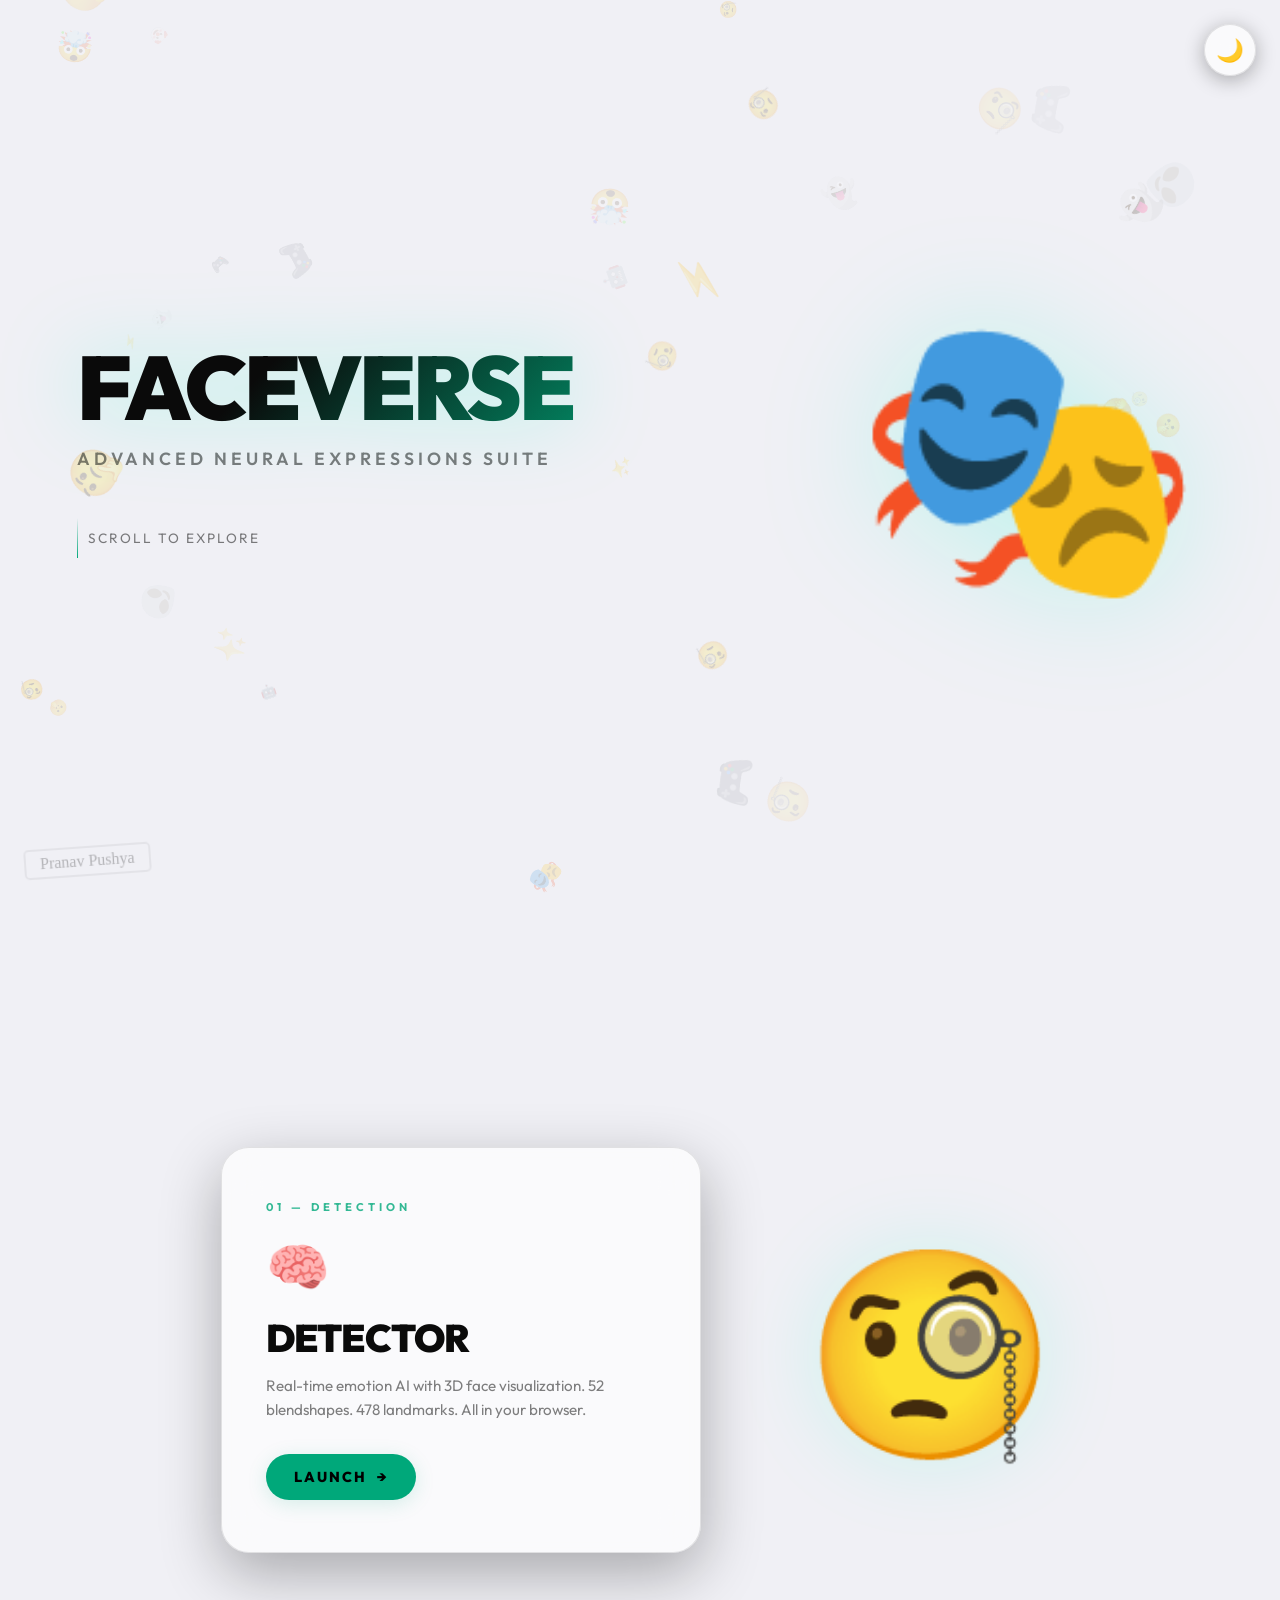
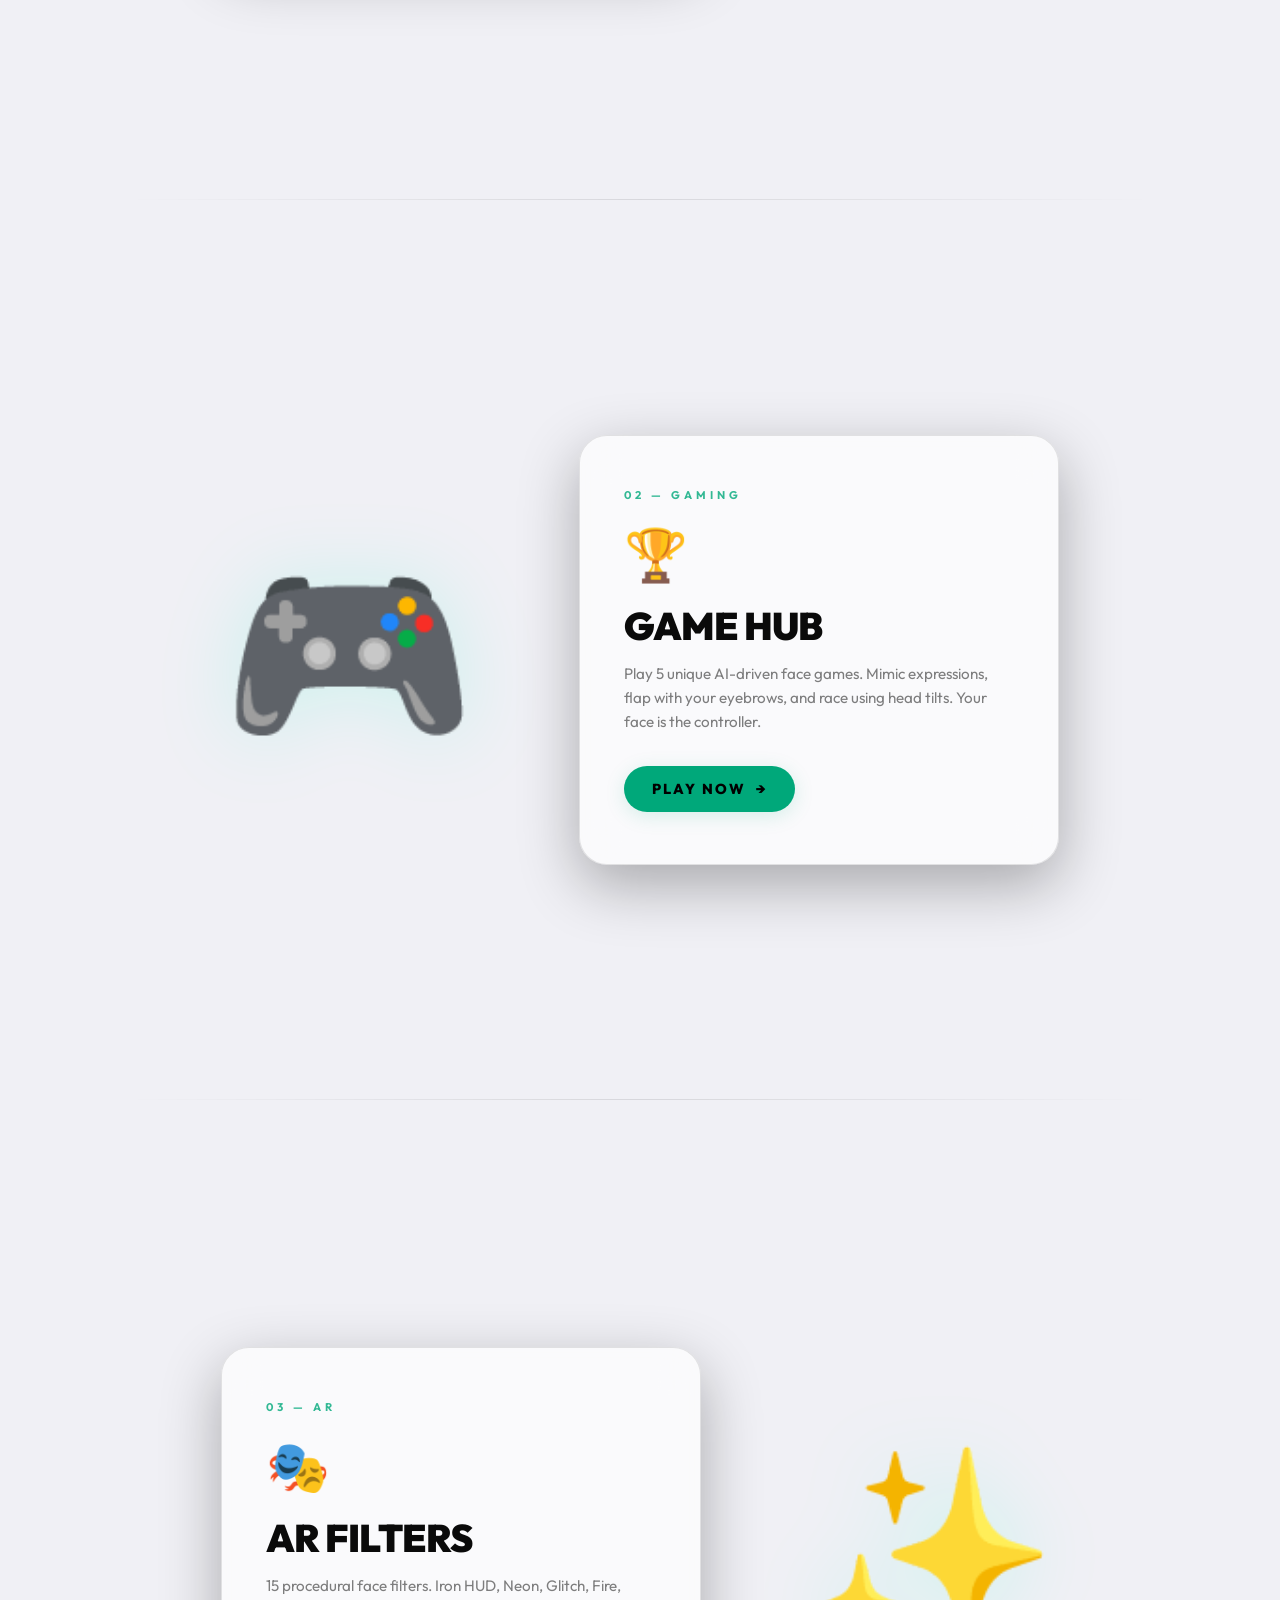
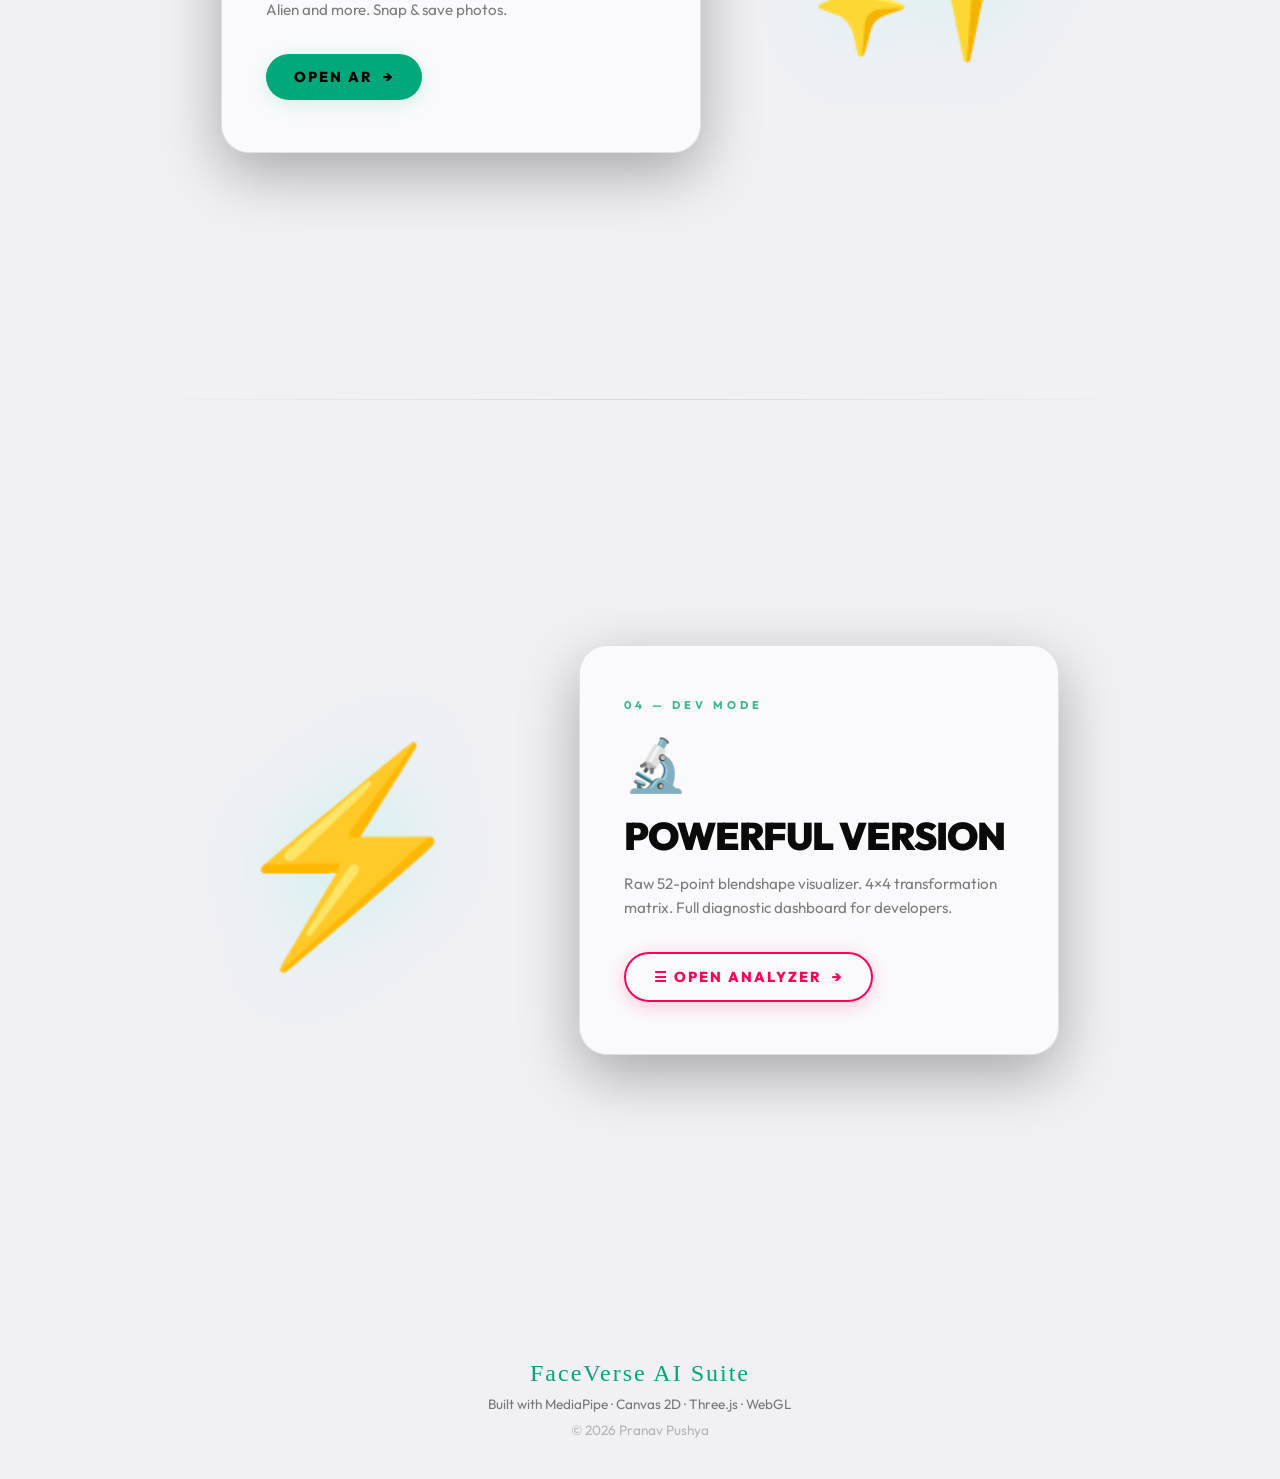
<file: index.html>
<!DOCTYPE html>
<html lang="en">
<!--
    ╔══════════════════════════════════════════════════════════════════╗
    ║  FaceVerse — Scroll-Based Homepage                             ║
    ║                                                                ║
    ║  ARCHITECTURE OVERVIEW:                                        ║
    ║  • 5 full-screen sections stacked vertically (scroll layout)   ║
    ║  • Section 0 = Hero (title + animated emoji)                   ║
    ║  • Sections 1-4 = Feature cards that animate in on scroll      ║
    ║  • Fixed background <canvas> with floating emoji particles     ║
    ║  • Fixed progress bar at top shows scroll position             ║
    ║  • Theme toggle (dark/light) synced via main.js setTheme()     ║
    ║                                                                ║
    ║  KEY TECHNOLOGIES:                                             ║
    ║  • CSS custom properties (--var) for theming                   ║
    ║  • IntersectionObserver API for scroll-triggered animations    ║
    ║  • CSS 3D transforms (perspective, rotateX/Y) for card tilt    ║
    ║  • Canvas 2D API for background particle system                ║
    ║  • clamp() for fluid responsive typography                     ║
    ╚══════════════════════════════════════════════════════════════════╝
-->

<head>
    <meta charset="UTF-8">
    <!-- Makes the page scale properly on mobile devices -->
    <meta name="viewport" content="width=device-width, initial-scale=1.0">
    <title>FaceVerse - Neural AI Suite</title>

    <!-- Inline SVG favicon — renders the 🎭 emoji as the browser tab icon
         so we don't need an external .ico file -->
    <link rel="icon"
        href="data:image/svg+xml,<svg xmlns=%22http://www.w3.org/2000/svg%22 viewBox=%220 0 100 100%22><text y=%22.9em%22 font-size=%2290%22>🎭</text></svg>">

    <!-- Google Fonts: preconnect speeds up the font download
         • Outfit — main UI font (weights 300, 700, 900)
         • Permanent Marker — handwritten style for the author stamp -->
    <link rel="preconnect" href="https://fonts.googleapis.com">
    <link rel="preconnect" href="https://fonts.gstatic.com" crossorigin>
    <link href="https://fonts.googleapis.com/css2?family=Outfit:wght@300;700;900&family=Permanent+Marker&display=swap"
        rel="stylesheet">

    <style>
        /*
         * ─── RESET & BASE ─────────────────────────────────────────
         * Remove all default browser margins/padding so every element
         * starts from a clean slate. border-box makes width/height
         * include padding+border, which simplifies layout math.
         */
        *,
        *::before,
        *::after {
            box-sizing: border-box;
            margin: 0;
            padding: 0;
        }

        /*
         * ─── CSS CUSTOM PROPERTIES (Design Tokens) ─────────────────
         * :root = the <html> element. Variables defined here are
         * available everywhere via var(--name).
         *
         * WHY: Changing theme only requires swapping these 7 values.
         * --bg        → page background color
         * --text      → primary text color
         * --sub       → secondary/muted text (descriptions, hints)
         * --accent    → brand highlight color (buttons, glows, links)
         * --card-bg   → translucent card background
         * --card-br   → card border color
         * --card-glow → glow color used in box-shadows on hover
         */
        :root {
            --bg: #000000;
            --text: #ffffff;
            --sub: rgba(255, 255, 255, 0.55);
            --accent: #00ffcc;
            --card-bg: rgba(255, 255, 255, 0.04);
            --card-br: rgba(255, 255, 255, 0.12);
            --card-glow: rgba(0, 255, 204, 0.18);
        }

        /*
         * LIGHT THEME OVERRIDES
         * When <html data-theme="light"> is set (by main.js setTheme()),
         * these values replace the dark defaults above.
         * The accent shifts from bright cyan to a deeper green for
         * better contrast on light backgrounds.
         */
        [data-theme="light"] {
            --bg: #f0f0f5;
            --text: #0a0a0a;
            --sub: rgba(0, 0, 0, 0.5);
            --accent: #00a87a;
            --card-bg: rgba(255, 255, 255, 0.65);
            --card-br: rgba(0, 0, 0, 0.1);
            --card-glow: rgba(0, 168, 122, 0.15);
        }

        /* Enable smooth animated scrolling when clicking anchor links */
        html {
            scroll-behavior: smooth;
        }

        body {
            background: var(--bg);
            color: var(--text);
            font-family: 'Outfit', sans-serif;
            overflow-x: hidden;
            /* Prevent horizontal scroll */
            overflow-y: auto;
            /* Allow vertical scrolling  */
            transition: background 0.4s, color 0.4s;
            /* Smooth theme switch */
        }

        /*
         * ─── BACKGROUND CANVAS ─────────────────────────────────
         * A <canvas> element fixed behind all content.
         * JavaScript draws floating emoji particles on it.
         * position:fixed keeps it pinned while user scrolls.
         * pointer-events:none makes it click-through so users
         * can interact with content above it.
         */
        #bg-canvas {
            position: fixed;
            inset: 0;
            /* Shorthand: top/right/bottom/left = 0 */
            z-index: 0;
            pointer-events: none;
            opacity: 5;
        }

        /*
         * ─── THEME TOGGLE BUTTON ───────────────────────────────
         * Fixed circle in top-right corner. Always visible.
         * backdrop-filter:blur creates a frosted-glass effect.
         * z-index:1000 ensures it floats above everything.
         * On hover: rotates slightly + scales up + glows.
         */
        #theme-btn {
            position: fixed;
            top: 24px;
            right: 24px;
            z-index: 1000;
            width: 52px;
            height: 52px;
            border-radius: 50%;
            /* Makes it a circle */
            border: 1.5px solid var(--card-br);
            background: var(--card-bg);
            backdrop-filter: blur(16px);
            /* Frosted glass */
            cursor: pointer;
            font-size: 1.4rem;
            display: flex;
            align-items: center;
            justify-content: center;
            transition: 0.3s;
            box-shadow: 0 4px 20px rgba(0, 0, 0, 0.3);
        }

        #theme-btn:hover {
            border-color: var(--accent);
            box-shadow: 0 0 20px var(--card-glow);
            transform: rotate(20deg) scale(1.1);
            /* Playful spin on hover */
        }

        /*
         * ─── SCROLL PROGRESS BAR ──────────────────────────────
         * Thin glowing bar at the very top of the viewport.
         * Width starts at 0% and is updated by JavaScript
         * on every scroll event to reflect how far the user
         * has scrolled through the page (0% → 100%).
         */
        #progress-bar {
            position: fixed;
            top: 0;
            left: 0;
            height: 3px;
            background: linear-gradient(90deg, var(--accent), #00ffaa);
            z-index: 999;
            width: 0%;
            /* JS updates this */
            transition: width 0.1s;
            /* Smooth width changes */
            box-shadow: 0 0 8px var(--accent);
            /* Neon glow effect */
        }

        /* ─── SECTIONS ──────────────────────────────────────────── */
        .section {
            position: relative;
            z-index: 10;
            min-height: 100vh;
            width: 100%;
            display: flex;
            align-items: center;
            justify-content: center;
            overflow: hidden;
            padding: 0 6vw;
        }

        /* Alternating section subtle bg tint */
        .section:nth-child(even) {
            background: rgba(255, 255, 255, 0.015);
        }

        /* ─── HERO SECTION ──────────────────────────────────────── */
        #hero {
            flex-direction: row;
            justify-content: space-between;
            gap: 4vw;
        }

        .hero-left {
            flex: 1;
            max-width: 630px;
        }

        .hero-left h1 {
            font-size: clamp(3.5rem, 7vw, 7rem);
            font-weight: 900;
            line-height: 1;
            letter-spacing: -3px;
            text-transform: uppercase;
            background: linear-gradient(135deg, var(--text) 30%, var(--accent));
            -webkit-background-clip: text;
            -webkit-text-fill-color: transparent;
            filter: drop-shadow(0 0 40px rgba(0, 255, 204, 0.25));
        }

        .hero-left p {
            font-size: clamp(0.85rem, 1.5vw, 1.1rem);
            color: var(--sub);
            letter-spacing: 4px;
            text-transform: uppercase;
            font-weight: 600;
            margin-top: 16px;
        }

        .hero-left .scroll-hint {
            margin-top: 48px;
            display: flex;
            align-items: center;
            gap: 10px;
            color: var(--sub);
            font-size: 0.85rem;
            letter-spacing: 2px;
            text-transform: uppercase;
            animation: bounceY 2s infinite;
        }

        .hero-left .scroll-hint::before {
            content: '';
            display: block;
            width: 1px;
            height: 40px;
            background: linear-gradient(to bottom, transparent, var(--accent));
        }

        @keyframes bounceY {

            0%,
            100% {
                transform: translateY(0);
            }

            50% {
                transform: translateY(8px);
            }
        }

        .hero-right {
            flex: 0 0 auto;
            display: flex;
            align-items: center;
            justify-content: center;
        }

        .hero-emoji {
            font-size: clamp(10rem, 22vw, 18rem);
            filter: drop-shadow(0 0 60px rgba(0, 255, 204, 0.2));
            animation: float 6s ease-in-out infinite, spinSlow 20s linear infinite;
            user-select: none;
            line-height: 1;
        }

        @keyframes float {

            0%,
            100% {
                transform: translateY(0) rotate(0deg);
            }

            33% {
                transform: translateY(-20px) rotate(3deg);
            }

            66% {
                transform: translateY(10px) rotate(-2deg);
            }
        }

        @keyframes spinSlow {
            from {
                filter: drop-shadow(0 0 60px rgba(0, 255, 204, 0.2)) hue-rotate(0deg);
            }

            to {
                filter: drop-shadow(0 0 60px rgba(0, 255, 204, 0.2)) hue-rotate(360deg);
            }
        }

        /* ─── FEATURE SECTIONS ──────────────────────────────────── */
        .feature-section {
            flex-direction: row;
            gap: 8vw;
            padding: 80px 8vw;
        }

        /* emoji-right layout: emoji on right, card on left */
        .feature-section.emoji-right {
            flex-direction: row-reverse;
        }

        /* BIG FEATURE EMOJI ─────────────────────────────────────── */
        .feat-emoji-wrap {
            flex: 0 0 auto;
            display: flex;
            align-items: center;
            justify-content: center;
            /* Start hidden — JS will animate in */
            opacity: 0;
            transition: opacity 0.7s ease, transform 0.7s cubic-bezier(0.23, 1, 0.32, 1);
        }

        /* From-right entry */
        .feat-emoji-wrap.from-right {
            transform: translateX(180px) scale(0.7) rotate(15deg);
        }

        /* From-left entry */
        .feat-emoji-wrap.from-left {
            transform: translateX(-180px) scale(0.7) rotate(-15deg);
        }

        /* Visible state */
        .feat-emoji-wrap.visible {
            opacity: 1;
            transform: translateX(0) scale(1) rotate(0deg);
        }

        .feat-emoji {
            font-size: clamp(7rem, 16vw, 14rem);
            filter: drop-shadow(0 0 40px rgba(0, 255, 204, 0.15));
            user-select: none;
            animation: floatSlow 5s ease-in-out infinite;
            display: block;
        }

        @keyframes floatSlow {

            0%,
            100% {
                transform: translateY(0);
            }

            50% {
                transform: translateY(-14px);
            }
        }

        /* ─── 3D CARD BUTTON ────────────────────────────────────── */
        .card-wrap {
            flex: 1;
            max-width: 480px;
            perspective: 900px;
            opacity: 0;
            transform: translateY(50px);
            transition: opacity 0.8s ease 0.2s, transform 0.8s cubic-bezier(0.23, 1, 0.32, 1) 0.2s;
        }

        .card-wrap.visible {
            opacity: 1;
            transform: translateY(0);
        }

        .feat-card {
            background: var(--card-bg);
            border: 1px solid var(--card-br);
            border-radius: 28px;
            padding: 52px 44px;
            backdrop-filter: blur(20px);
            -webkit-backdrop-filter: blur(20px);
            cursor: pointer;
            position: relative;
            overflow: hidden;
            transform-style: preserve-3d;
            transition: transform 0.2s ease, box-shadow 0.3s ease;
            box-shadow:
                0 20px 60px rgba(0, 0, 0, 0.3),
                inset 0 1px 0 rgba(255, 255, 255, 0.08);
        }

        /* Shimmer top edge */
        .feat-card::before {
            content: '';
            position: absolute;
            top: 0;
            left: -60%;
            width: 40%;
            height: 100%;
            background: linear-gradient(105deg,
                    transparent 40%,
                    rgba(255, 255, 255, 0.06) 50%,
                    transparent 60%);
            transform: skewX(-15deg);
            transition: left 0.6s ease;
            pointer-events: none;
        }

        .feat-card:hover::before {
            left: 120%;
        }

        /* Corner accent */
        .feat-card::after {
            content: '';
            position: absolute;
            top: 0;
            left: 0;
            right: 0;
            height: 1px;
            background: linear-gradient(90deg, transparent, var(--accent), transparent);
            opacity: 0;
            transition: opacity 0.3s;
        }

        .feat-card:hover::after {
            opacity: 1;
        }

        .feat-card:hover {
            transform: rotateX(4deg) rotateY(-4deg) translateZ(12px);
            box-shadow:
                0 30px 80px rgba(0, 0, 0, 0.4),
                0 0 40px var(--card-glow),
                inset 0 1px 0 rgba(255, 255, 255, 0.1);
            border-color: var(--accent);
        }

        /* Card number label */
        .card-num {
            font-size: 0.7rem;
            font-weight: 700;
            letter-spacing: 4px;
            text-transform: uppercase;
            color: var(--accent);
            margin-bottom: 20px;
            opacity: 0.8;
        }

        .card-icon-label {
            font-size: 3.2rem;
            margin-bottom: 16px;
            display: block;
            transition: transform 0.3s;
        }

        .feat-card:hover .card-icon-label {
            transform: scale(1.15) rotate(5deg);
        }

        .card-title {
            font-size: clamp(1.8rem, 3vw, 2.6rem);
            font-weight: 900;
            text-transform: uppercase;
            color: var(--text);
            letter-spacing: -1px;
            margin-bottom: 12px;
        }

        .card-desc {
            font-size: 0.95rem;
            color: var(--sub);
            line-height: 1.6;
            margin-bottom: 32px;
        }

        /* CTA Button */
        .card-cta {
            display: inline-flex;
            align-items: center;
            gap: 10px;
            padding: 14px 28px;
            background: var(--accent);
            color: #000;
            font-weight: 800;
            font-size: 0.9rem;
            letter-spacing: 2px;
            text-transform: uppercase;
            border-radius: 50px;
            border: none;
            cursor: pointer;
            transition: 0.25s;
            font-family: 'Outfit', sans-serif;
            box-shadow: 0 4px 20px var(--card-glow);
        }

        .card-cta:hover {
            transform: translateY(-3px);
            box-shadow: 0 8px 30px var(--card-glow);
            filter: brightness(1.1);
        }

        .card-cta .arrow {
            display: inline-block;
            transition: transform 0.2s;
        }

        .card-cta:hover .arrow {
            transform: translateX(5px);
        }

        /* Special style for Powerful Version */
        .card-cta.danger {
            background: transparent;
            color: #ff0055;
            border: 2px solid #ff0055;
            box-shadow: 0 4px 20px rgba(255, 0, 85, 0.2);
        }

        .card-cta.danger:hover {
            background: #ff0055;
            color: #fff;
            box-shadow: 0 8px 30px rgba(255, 0, 85, 0.4);
        }

        /* Section divider line */
        .sect-divider {
            position: absolute;
            bottom: 0;
            left: 10%;
            width: 80%;
            height: 1px;
            background: linear-gradient(90deg, transparent, var(--card-br), transparent);
        }

        /* ─── AUTHOR STAMP ──────────────────────────────────────── */
        .author-stamp {
            position: fixed;
            bottom: 24px;
            left: 24px;
            z-index: 100;
            font-family: 'Permanent Marker', cursive;
            color: var(--sub);
            font-size: 1rem;
            transform: rotate(-4deg);
            border: 2px solid var(--card-br);
            padding: 4px 14px;
            border-radius: 5px;
            pointer-events: none;
            opacity: 0.5;
        }

        /* ─── RESPONSIVE ────────────────────────────────────────── */
        @media (max-width: 768px) {
            #hero {
                flex-direction: column;
                text-align: center;
                padding: 80px 6vw 40px;
            }

            .hero-right {
                order: -1;
            }

            .hero-emoji {
                font-size: clamp(6rem, 40vw, 10rem);
            }

            .feature-section,
            .feature-section.emoji-right {
                flex-direction: column !important;
                text-align: center;
                padding: 60px 6vw;
                gap: 30px;
            }

            .feat-emoji {
                font-size: clamp(5rem, 30vw, 8rem);
            }

            .card-wrap {
                max-width: 100%;
            }
        }
        /* ─── FOOTER ────────────────────────────────────────────── */
        .footer {
            text-align: center;
            padding: 60px 20px 40px;
            color: var(--sub);
            font-size: 0.85rem;
            position: relative;
            z-index: 10;
        }
        .footer-brand {
            font-family: 'Bangers', cursive;
            font-size: 1.5rem;
            color: var(--accent);
            letter-spacing: 2px;
            margin-bottom: 8px;
        }
    </style>
</head>

<body>

    <!-- Progress bar -->
    <div id="progress-bar"></div>

    <!-- Theme toggle -->
    <button id="theme-btn" onclick="toggleTheme()" title="Toggle theme">🌙</button>

    <!-- Background canvas -->
    <canvas id="bg-canvas"></canvas>

    <!-- Author stamp -->
    <div class="author-stamp">Pranav Pushya</div>

    <!-- ══════════════════════════════════════════════
     SECTION 0 — HERO
══════════════════════════════════════════════ -->
    <section class="section" id="hero">
        <div class="hero-left">
            <h1>FaceVerse</h1>
            <p>Advanced Neural Expressions Suite</p>
            <div class="scroll-hint">Scroll to explore</div>
        </div>
        <div class="hero-right">
            <span class="hero-emoji">🎭</span>
        </div>
    </section>

    <!-- ══════════════════════════════════════════════
     SECTION 1 — DETECTOR
     Emoji: from right → slides to left
     Card: on right
══════════════════════════════════════════════ -->
    <section class="section feature-section emoji-right" id="s-detector">
        <div class="feat-emoji-wrap from-right" data-dir="right">
            <span class="feat-emoji">🧐</span>
        </div>
        <div class="card-wrap">
            <div class="feat-card" onclick="window.location.href='detector.html'">
                <div class="card-num">01 — Detection</div>
                <span class="card-icon-label">🧠</span>
                <div class="card-title">Detector</div>
                <div class="card-desc">
                    Real-time emotion AI with 3D face visualization.
                    52 blendshapes. 478 landmarks. All in your browser.
                </div>
                <button class="card-cta">
                    Launch <span class="arrow">→</span>
                </button>
            </div>
        </div>
        <div class="sect-divider"></div>
    </section>

    <!-- ══════════════════════════════════════════════
     SECTION 2 — MIMIC GAME
     Emoji: from left → slides to right
     Card: on left
══════════════════════════════════════════════ -->
    <section class="section feature-section" id="s-game">
        <div class="feat-emoji-wrap from-left" data-dir="left">
            <span class="feat-emoji">🎮</span>
        </div>
        <div class="card-wrap">
            <div class="feat-card" onclick="window.location.href='game_hub.html'">
                <div class="card-num">02 — Gaming</div>
                <span class="card-icon-label">🏆</span>
                <div class="card-title">Game Hub</div>
                <div class="card-desc">
                    Play 5 unique AI-driven face games.
                    Mimic expressions, flap with your eyebrows, and race using head tilts.
                    Your face is the controller.
                </div>
                <button class="card-cta">
                    Play Now <span class="arrow">→</span>
                </button>
            </div>
        </div>
        <div class="sect-divider"></div>
    </section>

    <!-- ══════════════════════════════════════════════
     SECTION 3 — AR FILTERS
     Emoji: from right → slides to left
     Card: on right
══════════════════════════════════════════════ -->
    <section class="section feature-section emoji-right" id="s-filters">
        <div class="feat-emoji-wrap from-right" data-dir="right">
            <span class="feat-emoji">✨</span>
        </div>
        <div class="card-wrap">
            <div class="feat-card" onclick="window.location.href='filters.html'">
                <div class="card-num">03 — AR</div>
                <span class="card-icon-label">🎭</span>
                <div class="card-title">AR Filters</div>
                <div class="card-desc">
                    15 procedural face filters. Iron HUD, Neon, Glitch,
                    Fire, Alien and more. Snap &amp; save photos.
                </div>
                <button class="card-cta">
                    Open AR <span class="arrow">→</span>
                </button>
            </div>
        </div>
        <div class="sect-divider"></div>
    </section>

    <!-- ══════════════════════════════════════════════
     SECTION 4 — POWERFUL VERSION
     Emoji: from left → slides to right
     Card: on left
══════════════════════════════════════════════ -->
    <section class="section feature-section" id="s-analyzer">
        <div class="feat-emoji-wrap from-left" data-dir="left">
            <span class="feat-emoji">⚡</span>
        </div>
        <div class="card-wrap">
            <div class="feat-card" onclick="window.location.href='analyzer.html'">
                <div class="card-num">04 — Dev Mode</div>
                <span class="card-icon-label">🔬</span>
                <div class="card-title">Powerful Version</div>
                <div class="card-desc">
                    Raw 52-point blendshape visualizer. 4×4 transformation
                    matrix. Full diagnostic dashboard for developers.
                </div>
                <button class="card-cta danger">
                    ☰ Open Analyzer <span class="arrow">→</span>
                </button>
            </div>
        </div>
    </section>

    <!-- Footer -->
    <footer class="footer">
        <p class="footer-brand">FaceVerse AI Suite</p>
        <p>Built with MediaPipe · Canvas 2D · Three.js · WebGL</p>
        <p style="margin-top:8px;opacity:0.5;">© 2026 Pranav Pushya</p>
    </footer>

    <script src="main.js"></script>
    <script>
        // ─── THEME ───────────────────────────────────────────────────────────────────
        window.toggleTheme = function () {
            const current = document.documentElement.getAttribute('data-theme');
            const next = current === 'light' ? 'dark' : 'light';
            setTheme(next);
            document.getElementById('theme-btn').textContent = next === 'light' ? '🌙' : '☀️';
        };

        // Sync button icon on load
        (function () {
            const saved = localStorage.getItem('theme');
            const prefersDark = window.matchMedia('(prefers-color-scheme: dark)').matches;
            const theme = saved || (prefersDark ? 'dark' : 'light');
            setTheme(theme);
            document.getElementById('theme-btn').textContent = theme === 'light' ? '🌙' : '☀️';
        })();

        // ─── SCROLL PROGRESS ─────────────────────────────────────────────────────────
        const progressBar = document.getElementById('progress-bar');
        window.addEventListener('scroll', () => {
            const scrolled = window.scrollY;
            const total = document.documentElement.scrollHeight - window.innerHeight;
            progressBar.style.width = (scrolled / total * 100) + '%';
        }, { passive: true });

        // ─── SCROLL ANIMATIONS (IntersectionObserver) ─────────────────────────────────
        const io = new IntersectionObserver((entries) => {
            entries.forEach(entry => {
                if (!entry.isIntersecting) return;

                const section = entry.target;

                // Animate emoji
                const emojiWrap = section.querySelector('.feat-emoji-wrap');
                if (emojiWrap) {
                    requestAnimationFrame(() => {
                        requestAnimationFrame(() => {
                            emojiWrap.classList.add('visible');
                        });
                    });
                }

                // Animate card
                const cardWrap = section.querySelector('.card-wrap');
                if (cardWrap) {
                    setTimeout(() => cardWrap.classList.add('visible'), 150);
                }

                io.unobserve(section);
            });
        }, {
            threshold: 0.25
        });

        document.querySelectorAll('.feature-section').forEach(s => io.observe(s));

        // ─── 3D TILT ON CARDS (mouse move) ───────────────────────────────────────────
        document.querySelectorAll('.feat-card').forEach(card => {
            card.addEventListener('mousemove', e => {
                const r = card.getBoundingClientRect();
                const cx = r.left + r.width / 2;
                const cy = r.top + r.height / 2;
                const rx = ((e.clientY - cy) / r.height) * 10;
                const ry = ((e.clientX - cx) / r.width) * -10;
                card.style.transform =
                    `rotateX(${rx}deg) rotateY(${ry}deg) translateZ(14px)`;
            });
            card.addEventListener('mouseleave', () => {
                card.style.transform = '';
            });
        });

        // ─── BACKGROUND AMBIENT PARTICLES ────────────────────────────────────────────
        const canvas = document.getElementById('bg-canvas');
        const ctx = canvas.getContext('2d');
        let w, h;

        const emojis = ['🧐', '😎', '🤓', '🤯', '🤡', '👻', '👽', '🤖', '🎃', '🤔', '🤫', '🎭', '⚡', '✨', '🎮'];
        const parts = [];

        class Part {
            constructor() { this.reset(true); }
            reset(init) {
                this.x = Math.random() * w;
                this.y = init ? Math.random() * h : h + 80;
                this.sz = Math.random() * 32 + 12;
                this.e = emojis[Math.floor(Math.random() * emojis.length)];
                this.vx = (Math.random() - 0.5) * 0.35;
                this.vy = -(Math.random() * 0.35 + 0.15);
                this.sp = (Math.random() - 0.5) * 0.008;
                this.a = Math.random() * Math.PI * 2;
                this.op = Math.random() * 0.18 + 0.04;
            }
            tick() {
                this.x += this.vx;
                this.y += this.vy;
                this.a += this.sp;
                if (this.y < -80) this.reset(false);
                if (this.x > w + 60) this.x = -60;
                if (this.x < -60) this.x = w + 60;
            }
            draw() {
                ctx.save();
                ctx.translate(this.x, this.y);
                ctx.rotate(this.a);
                ctx.globalAlpha = this.op;
                ctx.font = this.sz + 'px sans-serif';
                ctx.fillText(this.e, -this.sz / 2, this.sz / 3);
                ctx.restore();
            }
        }

        function resize() {
            w = canvas.width = window.innerWidth;
            h = canvas.height = window.innerHeight;
        }
        window.addEventListener('resize', resize, { passive: true });
        resize();

        for (let i = 0; i < 35; i++) parts.push(new Part());

        (function loop() {
            ctx.clearRect(0, 0, w, h);
            parts.forEach(p => { p.tick(); p.draw(); });
            requestAnimationFrame(loop);
        })();
    </script>
</body>

</html>
</file>
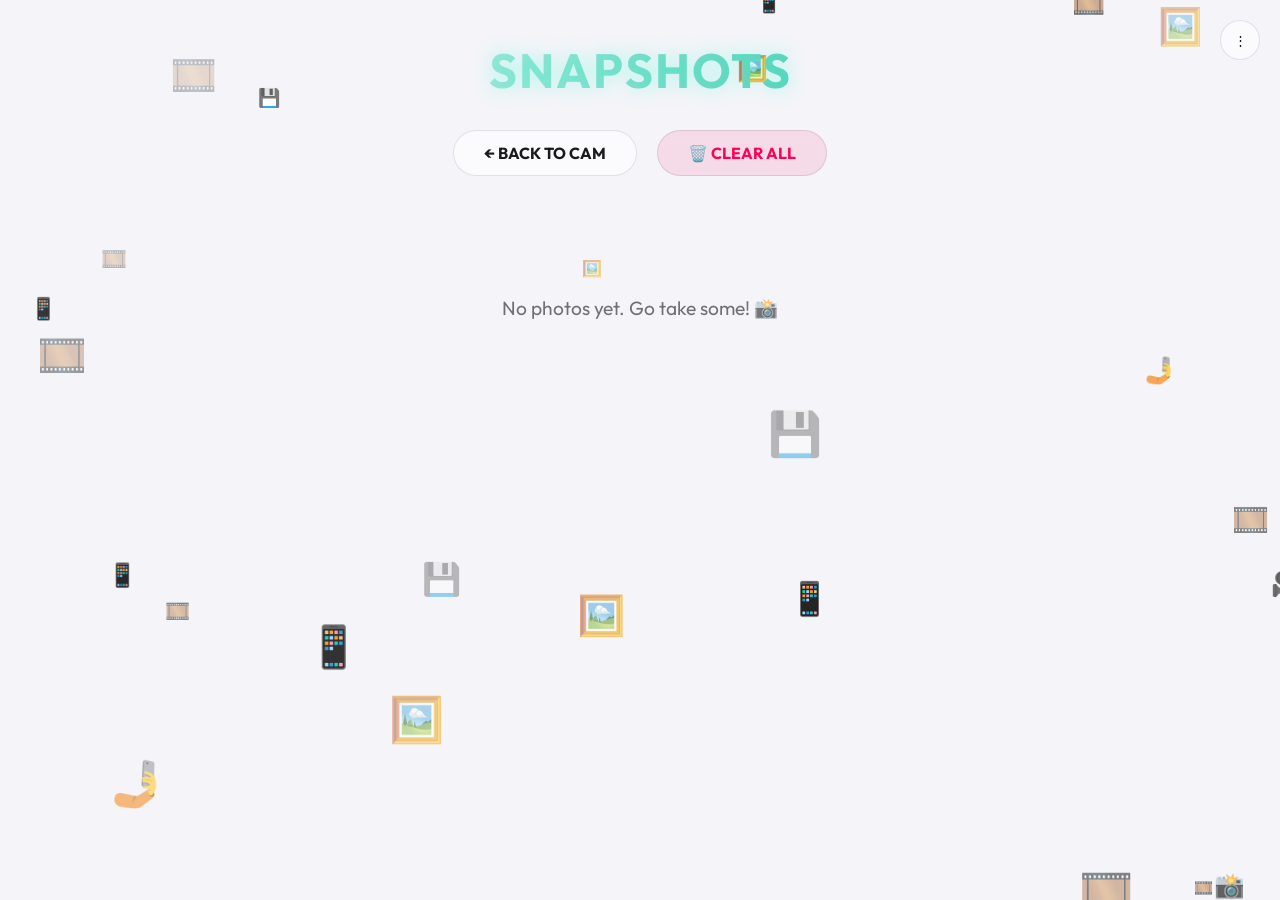
<file: gallery.html>
<!DOCTYPE html>
<html lang="en">
<head>
    <meta charset="UTF-8">
    <title>FaceVerse Gallery</title>
    <link rel="icon" href="data:image/svg+xml,<svg xmlns=%22http://www.w3.org/2000/svg%22 viewBox=%220 0 100 100%22><text y=%22.9em%22 font-size=%2290%22>🎭</text></svg>">
    
    <link rel="stylesheet" href="style.css">
    <link rel="preconnect" href="https://fonts.googleapis.com">
    <link rel="preconnect" href="https://fonts.gstatic.com" crossorigin>
    <link href="https://fonts.googleapis.com/css2?family=Outfit:wght@300;700&display=swap" rel="stylesheet">
    <style>
        /* --- VARIABLES --- */
        :root {
            --gal-bg: #050505;
            --gal-text: #fff;
            --card-bg: rgba(255,255,255,0.08);
            --card-border: rgba(255,255,255,0.15);
            --accent: #00ffcc;
        }

        [data-theme="light"] {
            --gal-bg: #f4f4f9;
            --gal-text: #1a1a1a;
            --card-bg: rgba(255,255,255,0.6);
            --card-border: rgba(0,0,0,0.1);
            --accent: #00b894;
        }

        body {
            background-color: var(--gal-bg);
            color: var(--gal-text);
            font-family: 'Outfit', sans-serif;
            text-align: center;
            padding: 20px;
            overflow-x: hidden;
            transition: background 0.3s, color 0.3s;
        }

        #bg-canvas {
            position: fixed; top: 0; left: 0; width: 100%; height: 100%;
            z-index: -1; pointer-events: none; 
        }
        
        h1 { 
            margin-top: 20px;
            margin-bottom: 10px; 
            font-size: 3rem; 
            letter-spacing: 2px;
            background: linear-gradient(to right, #fff, var(--accent));
            -webkit-background-clip: text;
            -webkit-text-fill-color: transparent;
            position: relative; z-index: 10;
            text-shadow: 0 0 20px rgba(0, 255, 204, 0.3);
        }
        
        .gallery-grid {
            display: grid;
            grid-template-columns: repeat(auto-fill, minmax(220px, 1fr));
            gap: 25px;
            padding: 20px;
            max-width: 1200px;
            margin: 0 auto;
            position: relative; z-index: 10;
        }

        .gallery-item {
            background: var(--card-bg);
            border-radius: 15px;
            overflow: hidden;
            position: relative;
            transition: all 0.3s cubic-bezier(0.25, 0.8, 0.25, 1);
            border: 1px solid var(--card-border);
            box-shadow: 0 5px 15px rgba(0,0,0,0.2);
            backdrop-filter: blur(10px);
        }
        
        .gallery-item:hover { 
            transform: translateY(-8px) scale(1.02); 
            border-color: var(--accent); 
            box-shadow: 0 10px 30px rgba(0, 255, 204, 0.3);
        }

        .gallery-item img {
            width: 100%;
            height: 180px; 
            object-fit: cover;
            display: block;
            cursor: pointer;
            background: #000;
        }

        .info-bar {
            display: flex;
            justify-content: space-between;
            align-items: center;
            padding: 12px 15px;
            background: rgba(0,0,0,0.2);
            border-top: 1px solid var(--card-border);
        }

        .timestamp {
            font-size: 0.75rem;
            color: var(--gal-text);
            opacity: 0.8;
            font-weight: 500;
        }

        .delete-btn {
            background: rgba(255, 0, 85, 0.1);
            border: 1px solid transparent;
            color: #ff0055;
            cursor: pointer;
            font-size: 1rem;
            transition: 0.2s;
            width: 30px; height: 30px;
            border-radius: 50%;
            display: flex; align-items: center; justify-content: center;
        }
        .delete-btn:hover {
            background: #ff0055;
            color: white;
            transform: scale(1.1);
            box-shadow: 0 0 10px #ff0055;
        }

        .btn-container { margin: 30px 0; display: flex; gap: 20px; justify-content: center; position: relative; z-index: 10; }

        button.control-btn {
            padding: 12px 30px;
            border-radius: 30px;
            border: 1px solid var(--card-border);
            cursor: pointer;
            font-weight: bold;
            font-family: inherit;
            transition: 0.2s;
            font-size: 1rem;
            backdrop-filter: blur(5px);
        }

        .btn-back { background: var(--card-bg); color: var(--gal-text); }
        .btn-back:hover { background: var(--accent); color: #000; border-color: var(--accent); }

        .btn-clear { background: rgba(255, 0, 85, 0.1); color: #ff0055; border-color: #ff0055; }
        .btn-clear:hover { background: #ff0055; color: white; }

        .empty-msg { margin-top: 50px; color: var(--gal-text); opacity: 0.6; font-size: 1.2rem; }

        .menu-toggle {
            position: fixed;
            top: 20px; right: 20px;
            z-index: 100;
            background: var(--card-bg) !important;
            border: 1px solid var(--card-border) !important;
            color: var(--gal-text) !important;
            width: 40px; height: 40px;
            border-radius: 50%;
            cursor: pointer;
            backdrop-filter: blur(10px);
        }

        #sidebar {
            background-color: rgba(0, 0, 0, 0.4) !important; 
            backdrop-filter: blur(20px) !important; 
            border-left: 1px solid rgba(255,255,255,0.1);
            box-shadow: -10px 0 30px rgba(0,0,0,0.5);
        }

        [data-theme="light"] #sidebar {
            background-color: rgba(255, 255, 255, 0.5) !important; 
            backdrop-filter: blur(20px) !important;
            border-left: 1px solid rgba(0,0,0,0.1);
            box-shadow: -10px 0 30px rgba(0,0,0,0.1);
        }
        
        [data-theme="light"] #sidebar button, 
        [data-theme="light"] #sidebar h3 {
            color: #000 !important;
            border-color: #000 !important;
        }

        /* POPUP MODAL */
        #confirm-modal {
            position: fixed; top: 0; left: 0; width: 100%; height: 100%;
            background: rgba(0,0,0,0.85);
            z-index: 2000;
            display: flex; justify-content: center; align-items: center;
            opacity: 0; pointer-events: none; transition: opacity 0.2s;
            backdrop-filter: blur(8px);
        }
        
        #confirm-modal.active { opacity: 1; pointer-events: auto; }

        .modal-box {
            background: #111;
            border: 1px solid var(--accent);
            padding: 30px;
            border-radius: 20px;
            text-align: center;
            box-shadow: 0 0 40px rgba(0, 255, 204, 0.2);
            max-width: 300px;
            color: white;
            animation: popUp 0.3s cubic-bezier(0.175, 0.885, 0.32, 1.275);
        }
        
        @keyframes popUp {
            from { transform: scale(0.8); opacity: 0; }
            to { transform: scale(1); opacity: 1; }
        }

        .modal-box h3 { margin-top: 0; font-size: 1.5rem; color: var(--accent); }
        .modal-box p { font-size: 1rem; opacity: 0.8; margin-bottom: 25px; }

        .modal-actions { display: flex; gap: 15px; justify-content: center; }
        
        .modal-btn { padding: 10px 25px; border-radius: 25px; border: none; font-weight: bold; cursor: pointer; transition: 0.2s; }
        .btn-no { background: #333; color: white; }
        .btn-no:hover { background: #555; }
        .btn-yes { background: #ff0055; color: white; }
        .btn-yes:hover { background: #d00045; box-shadow: 0 0 15px #ff0055; }

    </style>
</head>
<body>

    <canvas id="bg-canvas"></canvas>

    <button class="menu-toggle" onclick="toggleMenu()">⋮</button>

    <div id="confirm-modal">
        <div class="modal-box">
            <h3 id="modal-title">Delete?</h3>
            <p id="modal-desc">Are you sure you want to delete this photo?</p>
            <div class="modal-actions">
                <button class="modal-btn btn-no" onclick="closeModal()">Cancel</button>
                <button class="modal-btn btn-yes" id="confirm-btn">Delete</button>
            </div>
        </div>
    </div>

    <h1>SNAPSHOTS</h1>
    
    <div class="btn-container">
        <button class="control-btn btn-back" onclick="window.location.href='filters.html'">← BACK TO CAM</button>
        <button class="control-btn btn-clear" onclick="askClearAll()">🗑️ CLEAR ALL</button>
    </div>

    <div id="grid" class="gallery-grid"></div>
    <div id="empty" class="empty-msg" style="display:none">No photos yet. Go take some! 📸</div>

    <script src="main.js"></script>

    <script>
        function cleanMenu() {
            const sidebar = document.getElementById('sidebar');
            if(!sidebar) { requestAnimationFrame(cleanMenu); return; }
            
            const forbidden = ['Analyzer', 'DEV TOOLS', 'Close', 'Restart', 'Pause'];
            Array.from(sidebar.getElementsByTagName('button')).forEach(b => {
                if (forbidden.some(f => b.innerText.includes(f))) b.style.display = 'none';
            });
            Array.from(sidebar.getElementsByTagName('h3')).forEach(h => {
                if (forbidden.some(f => h.innerText.includes(f))) h.style.display = 'none';
            });
        }
        cleanMenu();

        function loadGallery() {
            const grid = document.getElementById('grid');
            const empty = document.getElementById('empty');
            const photos = JSON.parse(localStorage.getItem('faceverse_gallery') || '[]');

            grid.innerHTML = '';

            if (photos.length === 0) {
                empty.style.display = 'block';
                return;
            } else {
                empty.style.display = 'none';
            }

            // Loop through REAL photos only
            photos.forEach((photo, index) => {
                const div = document.createElement('div');
                div.className = 'gallery-item';

                const img = document.createElement('img');
                img.src = photo.img;
                img.title = 'Click to Download';
                img.onclick = () => downloadImage(photo.img);

                const infoBar = document.createElement('div');
                infoBar.className = 'info-bar';

                const timestamp = document.createElement('span');
                timestamp.className = 'timestamp';
                timestamp.textContent = photo.date;

                const delBtn = document.createElement('button');
                delBtn.className = 'delete-btn';
                delBtn.title = 'Delete Photo';
                delBtn.textContent = '🗑️';
                delBtn.onclick = () => askDeleteIndividual(index);

                infoBar.appendChild(timestamp);
                infoBar.appendChild(delBtn);
                div.appendChild(img);
                div.appendChild(infoBar);
                grid.appendChild(div);
            });
        }

        function downloadImage(src) {
            const a = document.createElement('a');
            a.href = src;
            a.download = `faceverse_${Date.now()}.jpg`;
            a.click();
        }

        function openModal(title, desc, action) {
            document.getElementById('modal-title').innerText = title;
            document.getElementById('modal-desc').innerText = desc;
            document.getElementById('confirm-modal').classList.add('active');
            
            const confirmBtn = document.getElementById('confirm-btn');
            const newBtn = confirmBtn.cloneNode(true);
            confirmBtn.parentNode.replaceChild(newBtn, confirmBtn);
            
            newBtn.addEventListener('click', () => {
                action();
                closeModal();
            });
        }

        function closeModal() {
            document.getElementById('confirm-modal').classList.remove('active');
        }

        function askDeleteIndividual(index) {
            openModal('Delete Photo?', 'This action cannot be undone.', () => {
                let photos = JSON.parse(localStorage.getItem('faceverse_gallery') || '[]');
                photos.splice(index, 1);
                try {
                    localStorage.setItem('faceverse_gallery', JSON.stringify(photos));
                } catch(e) {
                    if (e.name === 'QuotaExceededError') {
                        alert('⚠️ Gallery is full! Delete some photos to save new ones.');
                    }
                }
                loadGallery();
            });
        }

        function askClearAll() {
            openModal('Clear Gallery?', 'This will delete ALL photos permanently.', () => {
                localStorage.removeItem('faceverse_gallery');
                loadGallery();
            });
        }

        // --- BACKGROUND ANIMATION ---
        const canvas = document.getElementById('bg-canvas');
        const ctx = canvas.getContext('2d');
        let w, h;

        const emojis = ['📸', '🖼️', '🤳', '✨', '🎥', '🎞️', '💾', '📱'];
        const particles = [];

        function resize() {
            w = canvas.width = window.innerWidth;
            h = canvas.height = window.innerHeight;
        }
        window.addEventListener('resize', resize);
        resize();

        class Particle {
            constructor() { this.reset(); }
            reset() {
                this.x = Math.random() * w;
                this.y = Math.random() * h;
                this.size = Math.random() * 30 + 15; 
                this.emoji = emojis[Math.floor(Math.random() * emojis.length)];
                this.speedX = (Math.random() - 0.5) * 0.5;
                this.speedY = (Math.random() - 0.5) * 0.5;
                this.opacity = Math.random() * 0.6 + 0.3; 
            }
            update() {
                this.x += this.speedX; this.y += this.speedY;
                if(this.x > w+50) this.x = -50; if(this.x < -50) this.x = w+50;
                if(this.y > h+50) this.y = -50; if(this.y < -50) this.y = h+50;
            }
            draw() {
                ctx.save();
                ctx.translate(this.x, this.y);
                ctx.globalAlpha = this.opacity;
                ctx.font = `${this.size}px serif`;
                const isLight = document.documentElement.getAttribute('data-theme') === 'light';
                ctx.fillStyle = isLight ? '#000' : '#fff';
                ctx.fillText(this.emoji, 0, 0);
                ctx.restore();
            }
        }

        function initParticles() {
            particles.length = 0;
            for(let i=0; i<25; i++) particles.push(new Particle());
        }

        function animate() {
            ctx.clearRect(0, 0, w, h);
            particles.forEach(p => { p.update(); p.draw(); });
            requestAnimationFrame(animate);
        }

        initParticles();
        animate();
        loadGallery();
    </script>
</body>
</html>
</file>
<file: style.css>
:root {
    /* --- DARK MODE (DEFAULT) --- */
    /* User Demand: Pure Black Background */
    --bg-color: #000000; 
    --text-color: #ffffff;
    
    /* Card Background: Thoda sa transparent grey taaki black pe dikhe */
    --card-bg: rgba(20, 20, 20, 0.8);
    --card-border: rgba(255, 255, 255, 0.2);
    
    --accent-color: #00ffcc; /* Neon Cyan for pop */
    
    --sidebar-bg: rgba(0, 0, 0, 0.95);
    --btn-bg: rgba(255, 255, 255, 0.1);
    --btn-text: #ffffff;
    --stamp-color: rgba(255, 255, 255, 0.5);
}

[data-theme="light"] {
    /* --- LIGHT MODE --- */
    --bg-color: #ffffff;
    --text-color: #000000;
    
    --card-bg: rgba(240, 240, 240, 0.9);
    --card-border: rgba(0, 0, 0, 0.2);
    
    --accent-color: #6200ea; /* Deep Purple */
    
    --sidebar-bg: rgba(255, 255, 255, 0.95);
    --btn-bg: rgba(0, 0, 0, 0.1);
    --btn-text: #000000;
    --stamp-color: rgba(0, 0, 0, 0.6);
}

body {
    background-color: var(--bg-color); /* Changed from background to background-color */
    color: var(--text-color);
    font-family: 'Outfit', sans-serif;
    margin: 0;
    transition: background-color 0.3s, color 0.3s;
    overflow-x: hidden; 
}

/* --- MENU BUTTON (Clean Circle) --- */
.menu-btn {
    position: absolute;
    top: 30px;
    right: 30px;
    z-index: 1000;
    cursor: pointer;
    font-size: 24px;
    background: var(--btn-bg); 
    border: 2px solid var(--card-border);
    color: var(--text-color); /* Matches text color */
    width: 60px;
    height: 60px;
    border-radius: 50%;
    display: flex;
    align-items: center;
    justify-content: center;
    backdrop-filter: blur(10px);
    transition: 0.3s;
    box-shadow: 0 4px 15px rgba(0,0,0,0.5);
}

.menu-btn:hover {
    transform: rotate(90deg);
    background: var(--accent-color);
    color: #000; /* Hover pe black text taaki visible ho */
    border-color: var(--accent-color);
}

/* --- SIDEBAR --- */
.sidebar {
    position: fixed;
    top: 0; right: -350px;
    overflow-y: auto;
    width: 300px;
    height: 100%;
    background: var(--sidebar-bg);
    z-index: 999;
    transition: right 0.4s ease-in-out;
    padding: 120px 30px; /* Top padding badhaya taaki button ke neeche na aaye */
    border-left: 1px solid var(--card-border);
    display: flex;
    flex-direction: column;
    gap: 20px;
    box-shadow: -10px 0 50px rgba(0,0,0,0.5);
}

.sidebar.active { right: 0; }

.sidebar h3 {
    color: var(--accent-color);
    font-size: 0.9rem;
    letter-spacing: 2px;
    text-transform: uppercase;
    margin-bottom: 5px;
    border-bottom: 1px solid var(--card-border);
    padding-bottom: 5px;
}

.sidebar button {
    padding: 20px;
    background: transparent;
    border: 1px solid var(--card-border);
    color: var(--text-color);
    border-radius: 12px;
    cursor: pointer;
    font-size: 1.1rem;
    font-weight: 600;
    font-family: 'Outfit', sans-serif;
    transition: 0.2s;
    text-align: left;
}

.sidebar button:hover {
    background: var(--accent-color);
    color: #000; /* Hover pe black text */
    border-color: var(--accent-color);
    transform: translateX(-10px);
}
</file>
